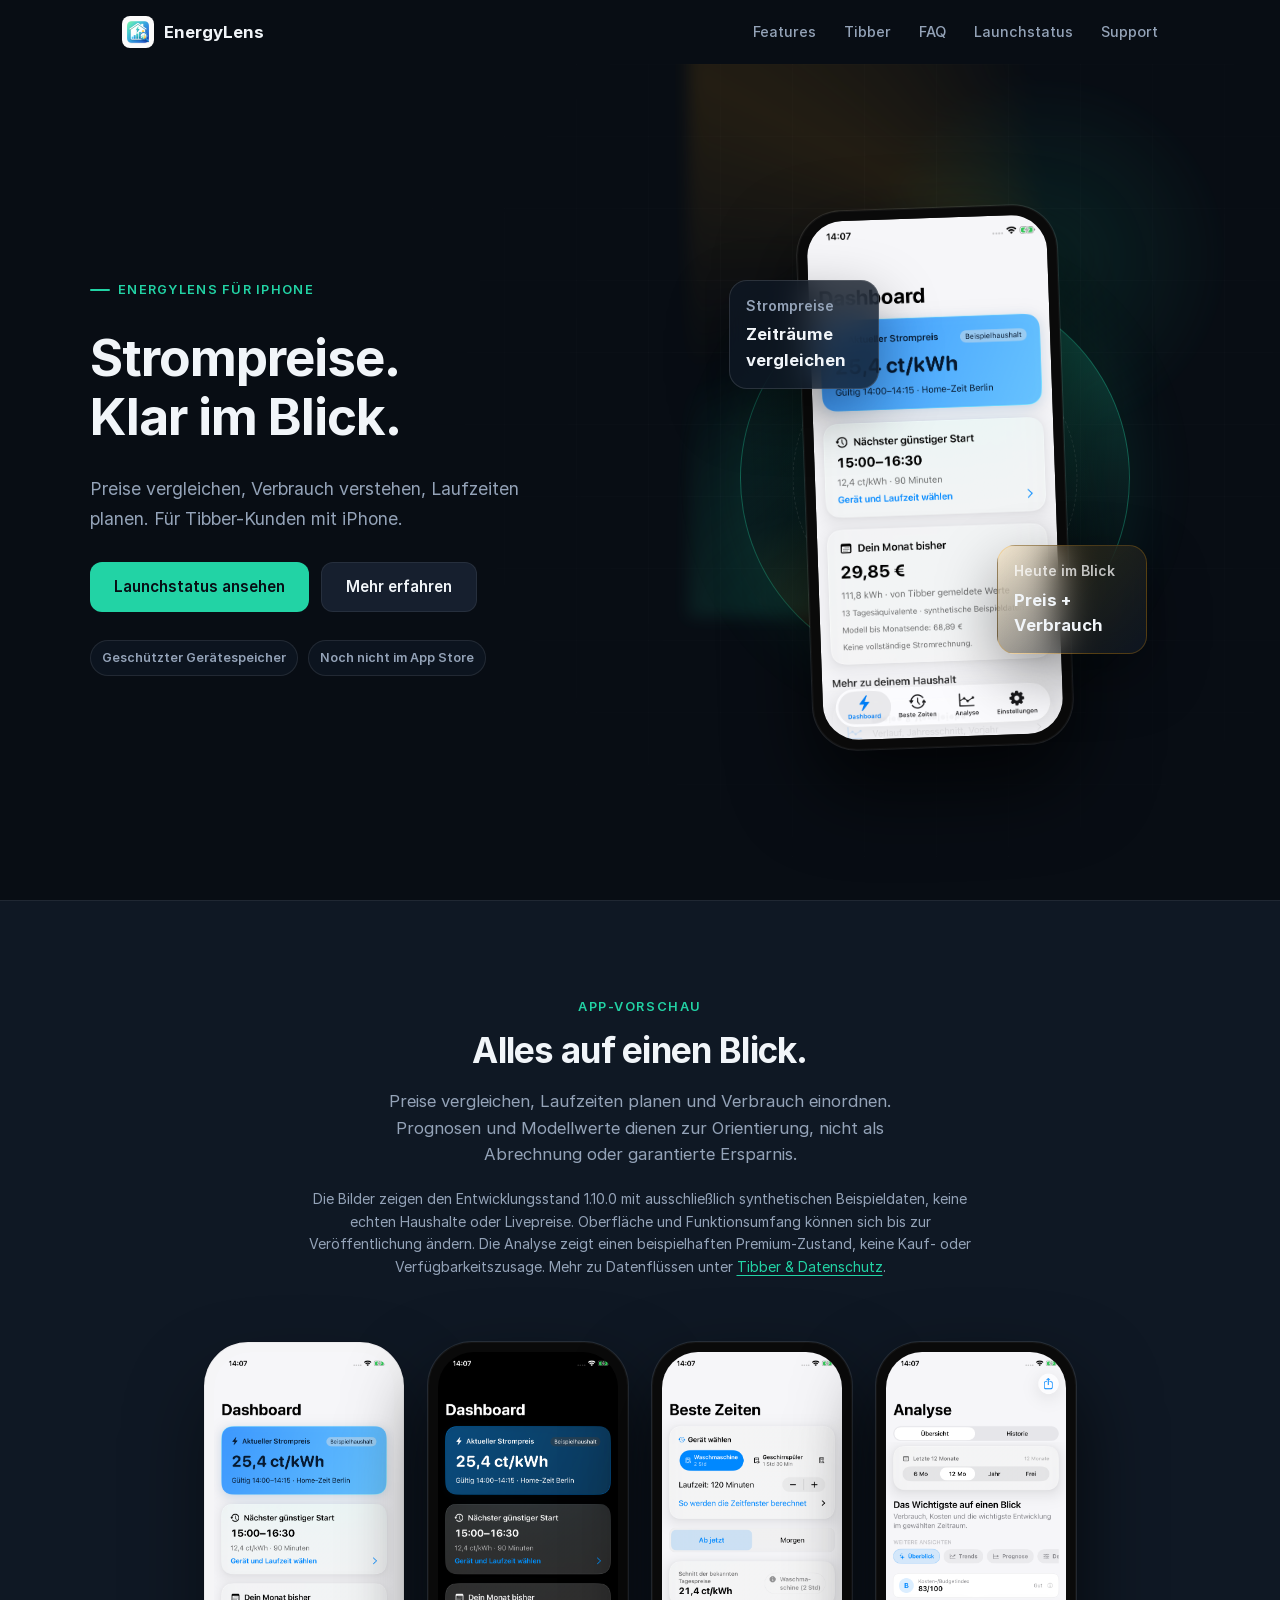
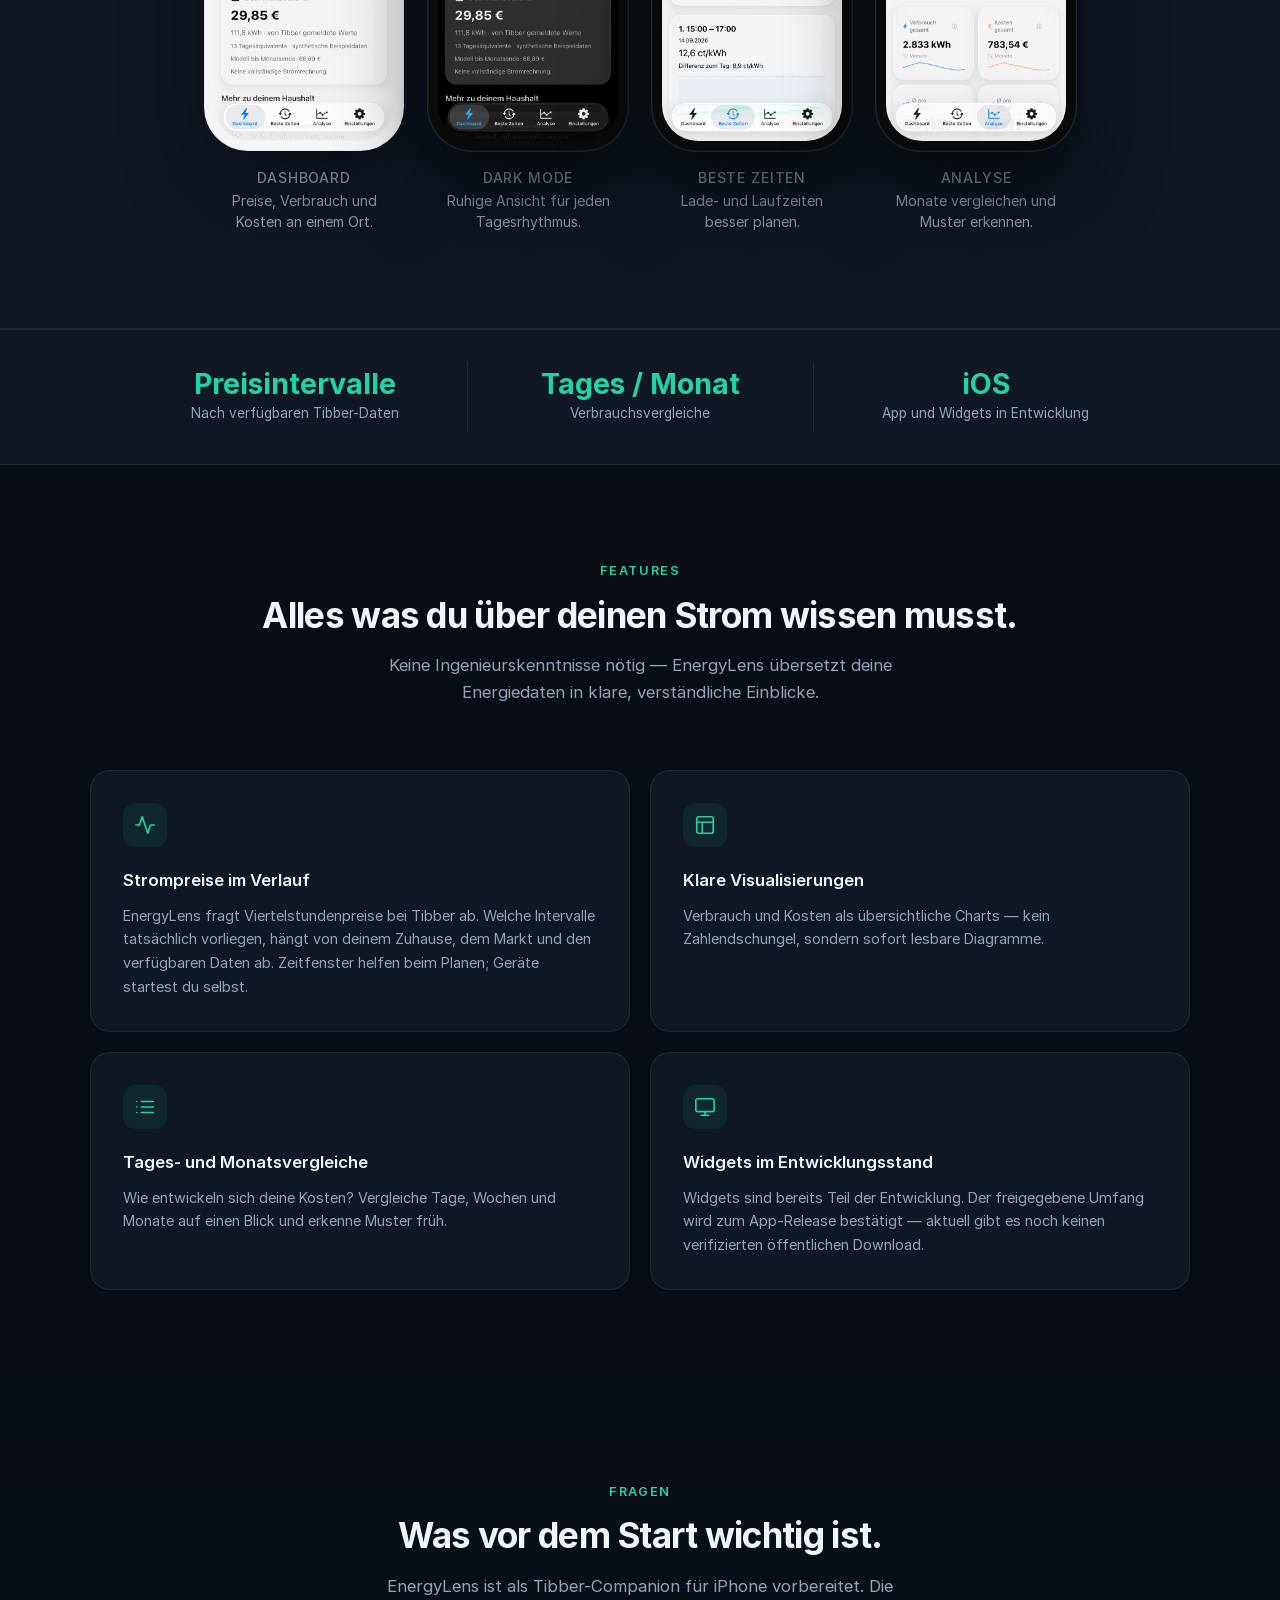
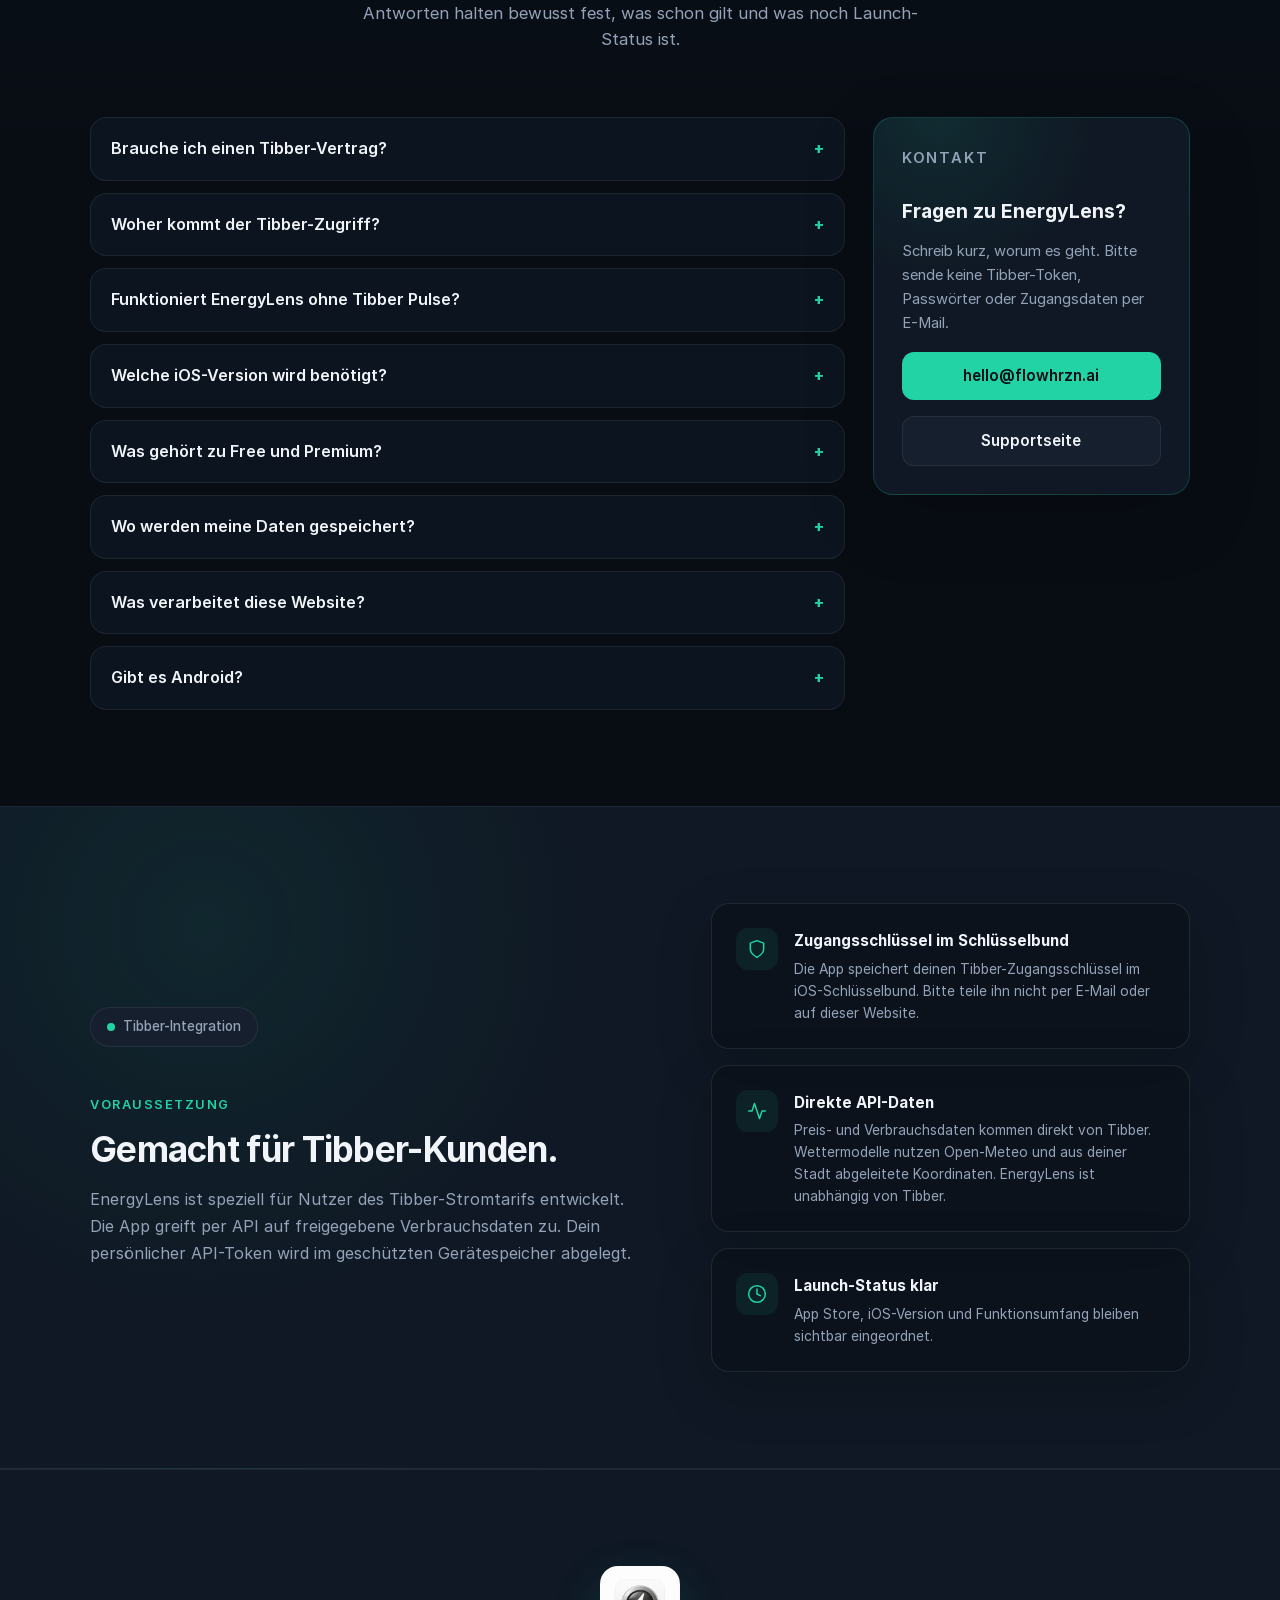
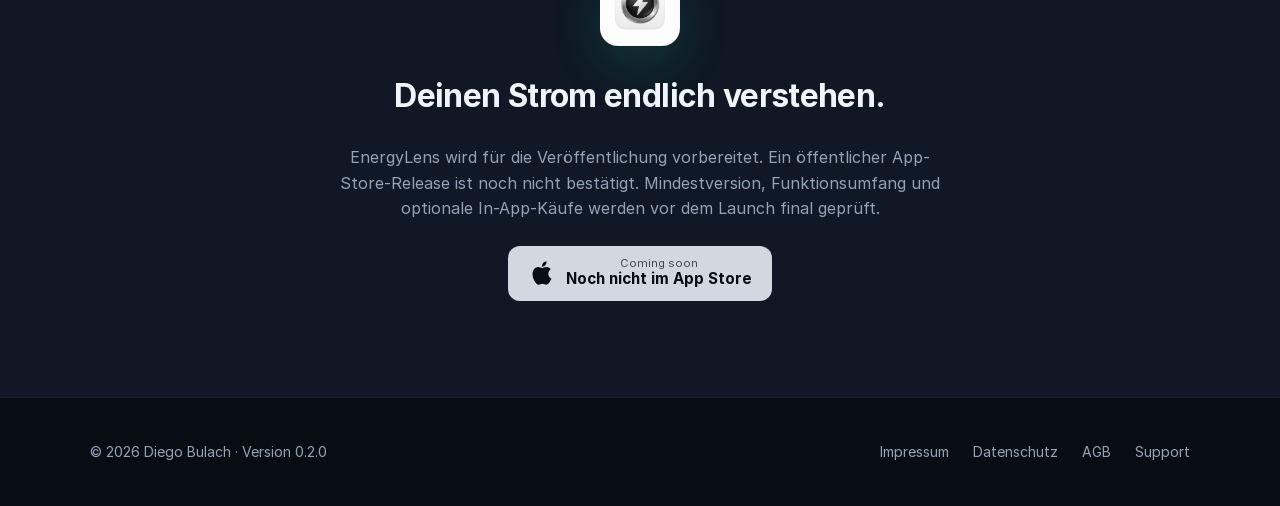
<file: site/index.html>
<!DOCTYPE html>
<html lang="de">
  <head>
    <meta charset="UTF-8" />
    <meta name="viewport" content="width=device-width, initial-scale=1.0" />
    <title>EnergyLens — Strompreise und Verbrauch verstehen</title>
    <meta name="description" content="EnergyLens bereitet Tibber-Strompreise, Verbrauch und Kosten verständlich auf. Die Preisintervalle hängen von den verfügbaren Daten ab. Die iPhone-App ist vor dem App-Store-Launch." />
    <meta name="robots" content="index, follow" />
    <link rel="canonical" href="https://energylens.app/" />
    <link rel="icon" href="./assets/images/app-icon-new.png" type="image/png" />
    <link rel="apple-touch-icon" sizes="180x180" href="/apple-touch-icon.png" />

    <meta property="og:type" content="website" />
    <meta property="og:url" content="https://energylens.app/" />
    <meta property="og:title" content="EnergyLens — Strompreise verstehen" />
    <meta property="og:description" content="Tibber-Strompreise, Verbrauch und Kosten verständlich aufbereitet. EnergyLens für iPhone ist noch nicht im App Store." />
    <meta property="og:locale" content="de_DE" />
    <meta property="og:image" content="https://energylens.app/assets/images/energylens-social-preview.png" />
    <meta property="og:image:width" content="1200" />
    <meta property="og:image:height" content="630" />
    <meta property="og:image:alt" content="EnergyLens: Strompreise klar im Blick. In Entwicklung, noch nicht im App Store." />
    <meta name="twitter:card" content="summary_large_image" />
    <meta name="twitter:title" content="EnergyLens — Strompreise verstehen" />
    <meta name="twitter:description" content="Tibber-Strompreise, Verbrauch und Kosten verständlich aufbereitet. EnergyLens für iPhone befindet sich vor dem App-Store-Launch." />
    <meta name="twitter:image" content="https://energylens.app/assets/images/energylens-social-preview.png" />

    <link rel="stylesheet" href="./assets/css/styles.css" />
  </head>
  <body>
    <a class="skip-link" href="#main-content">Zum Inhalt</a>
    <header class="site-nav" id="nav">
      <div class="site-nav__inner">
        <a class="nav-brand" href="./" aria-label="EnergyLens Startseite">
          <img src="./assets/images/app-icon-new.png" alt="EnergyLens Icon" />
          <span>EnergyLens</span>
        </a>
        <nav class="nav-links nav-links--desktop" aria-label="Hauptnavigation">
          <a href="#features">Features</a>
          <a href="#tibber">Tibber</a>
          <a href="#faq">FAQ</a>
          <a href="#launch-status">Launchstatus</a>
          <a href="./support.html">Support</a>
        </nav>
        <details class="mobile-menu">
          <summary>Menü</summary>
          <nav aria-label="Mobile Hauptnavigation">
            <a href="#features">Features</a>
            <a href="#tibber">Tibber</a>
            <a href="#faq">FAQ</a>
            <a href="#launch-status">Launchstatus</a>
            <a href="./support.html">Support</a>
          </nav>
        </details>
      </div>
    </header>

    <main id="main-content" tabindex="-1">
      <!-- Hero -->
      <section class="hero">
        <div class="hero-inner">
          <div class="hero-copy">
            <span class="hero-eyebrow">EnergyLens für iPhone</span>
            <h1>Strompreise.<br />Klar im Blick.</h1>
            <p class="hero-sub">
              Preise vergleichen, Verbrauch verstehen, Laufzeiten planen.
              Für Tibber-Kunden mit iPhone.
            </p>
            <div class="hero-actions">
              <a class="button button-primary" href="#launch-status">Launchstatus ansehen</a>
              <a class="button button-secondary" href="#features">Mehr erfahren</a>
            </div>
            <div class="hero-proof" aria-label="Produktvertrauen">
              <span>Geschützter Gerätespeicher</span>
              <span>Noch nicht im App Store</span>
            </div>
          </div>
          <div class="hero-visual">
            <div class="hero-device-stage">
              <div class="hero-meter-card hero-meter-card--price">
                <span>Strompreise</span>
                <strong>Zeiträume vergleichen</strong>
              </div>
              <div class="hero-meter-card hero-meter-card--saving">
                <span>Heute im Blick</span>
                <strong>Preis + Verbrauch</strong>
              </div>
              <div class="phone-frame hero-phone">
                <img class="phone-screenshot" src="./assets/images/screenshot-dashboard.png" alt="EnergyLens-Dashboard mit synthetischen Beispieldaten: aktueller Strompreis, günstiger Start und bisherige Monatswerte" />
              </div>
            </div>
          </div>
        </div>
      </section>

      <!-- App Preview -->
      <section class="section preview-section">
        <div class="section-inner">
          <div class="section-header reveal">
            <p class="section-kicker">App-Vorschau</p>
            <h2>Alles auf einen Blick.</h2>
            <p class="section-subtitle">Preise vergleichen, Laufzeiten planen und Verbrauch einordnen. Prognosen und Modellwerte dienen zur Orientierung, nicht als Abrechnung oder garantierte Ersparnis.</p>
            <p class="preview-note">Die Bilder zeigen den Entwicklungsstand 1.10.0 mit ausschließlich synthetischen Beispieldaten, keine echten Haushalte oder Livepreise. Oberfläche und Funktionsumfang können sich bis zur Veröffentlichung ändern. Die Analyse zeigt einen beispielhaften Premium-Zustand, keine Kauf- oder Verfügbarkeitszusage. Mehr zu Datenflüssen unter <a href="#tibber">Tibber &amp; Datenschutz</a>.</p>
          </div>
          <div class="preview-grid reveal">
            <div class="preview-item">
              <div class="phone-frame phone-light">
                <img class="phone-screenshot" src="./assets/images/screenshot-dashboard.png" alt="Dashboard im hellen Modus mit synthetischem Strompreis, Zeitfenster und Monatsverbrauch" />
              </div>
              <div class="preview-copy">
                <p class="preview-label">Dashboard</p>
                <span>Preise, Verbrauch und Kosten an einem Ort.</span>
              </div>
            </div>
            <div class="preview-item">
              <div class="phone-frame">
                <img class="phone-screenshot" src="./assets/images/screenshot-dashboard-dark.png" alt="Dashboard im dunklen Modus mit denselben synthetischen Preis- und Monatswerten" />
              </div>
              <div class="preview-copy">
                <p class="preview-label">Dark Mode</p>
                <span>Ruhige Ansicht für jeden Tagesrhythmus.</span>
              </div>
            </div>
            <div class="preview-item">
              <div class="phone-frame">
                <img class="phone-screenshot" src="./assets/images/screenshot-beste-zeiten.png" alt="Beste Zeiten mit synthetischem Preisfenster für eine Waschmaschine und 120 Minuten Laufzeit" />
              </div>
              <div class="preview-copy">
                <p class="preview-label">Beste Zeiten</p>
                <span>Lade- und Laufzeiten besser planen.</span>
              </div>
            </div>
            <div class="preview-item">
              <div class="phone-frame">
                <img class="phone-screenshot" src="./assets/images/screenshot-analyse.png" alt="Analyse im beispielhaften Premium-Zustand mit synthetischem Verbrauch und Kosten über zwölf Monate" />
              </div>
              <div class="preview-copy">
                <p class="preview-label">Analyse</p>
                <span>Monate vergleichen und Muster erkennen.</span>
              </div>
            </div>
          </div>
        </div>
      </section>

      <!-- Stats -->
      <div class="stats-bar">
        <div class="stats-bar__inner">
          <div class="stat-item">
            <span class="stat-number">Preisintervalle</span>
            <span class="stat-label">Nach verfügbaren Tibber-Daten</span>
          </div>
          <div class="stat-item">
            <span class="stat-number">Tages / Monat</span>
            <span class="stat-label">Verbrauchsvergleiche</span>
          </div>
          <div class="stat-item">
            <span class="stat-number">iOS</span>
            <span class="stat-label">App und Widgets in Entwicklung</span>
          </div>
        </div>
      </div>

      <!-- Features -->
      <section class="section" id="features">
        <div class="section-inner">
          <div class="section-header reveal">
            <p class="section-kicker">Features</p>
            <h2>Alles was du über deinen Strom wissen musst.</h2>
            <p class="section-subtitle">
              Keine Ingenieurskenntnisse nötig — EnergyLens übersetzt
              deine Energiedaten in klare, verständliche Einblicke.
            </p>
          </div>
          <div class="feature-grid">
            <article class="feature-card reveal">
              <div class="feature-icon">
                <svg viewBox="0 0 24 24"><polyline points="22 12 18 12 15 21 9 3 6 12 2 12"/></svg>
              </div>
              <h3>Strompreise im Verlauf</h3>
              <p>EnergyLens fragt Viertelstundenpreise bei Tibber ab. Welche Intervalle tatsächlich vorliegen, hängt von deinem Zuhause, dem Markt und den verfügbaren Daten ab. Zeitfenster helfen beim Planen; Geräte startest du selbst.</p>
            </article>
            <article class="feature-card reveal">
              <div class="feature-icon">
                <svg viewBox="0 0 24 24"><rect x="3" y="3" width="18" height="18" rx="2"/><path d="M3 9h18M9 21V9"/></svg>
              </div>
              <h3>Klare Visualisierungen</h3>
              <p>Verbrauch und Kosten als übersichtliche Charts — kein Zahlendschungel, sondern sofort lesbare Diagramme.</p>
            </article>
            <article class="feature-card reveal">
              <div class="feature-icon">
                <svg viewBox="0 0 24 24"><path d="M8 6h13M8 12h13M8 18h13M3 6h.01M3 12h.01M3 18h.01"/></svg>
              </div>
              <h3>Tages- und Monatsvergleiche</h3>
              <p>Wie entwickeln sich deine Kosten? Vergleiche Tage, Wochen und Monate auf einen Blick und erkenne Muster früh.</p>
            </article>
            <article class="feature-card reveal">
              <div class="feature-icon">
                <svg viewBox="0 0 24 24"><rect x="2" y="3" width="20" height="14" rx="2"/><path d="M8 21h8M12 17v4"/></svg>
              </div>
              <h3>Widgets im Entwicklungsstand</h3>
              <p>Widgets sind bereits Teil der Entwicklung. Der freigegebene Umfang wird zum App-Release bestätigt — aktuell gibt es noch keinen verifizierten öffentlichen Download.</p>
            </article>
          </div>
        </div>
      </section>

      <!-- FAQ -->
      <section class="section faq-section" id="faq">
        <div class="section-inner">
          <div class="section-header reveal">
            <p class="section-kicker">Fragen</p>
            <h2>Was vor dem Start wichtig ist.</h2>
            <p class="section-subtitle">
              EnergyLens ist als Tibber-Companion für iPhone vorbereitet. Die Antworten halten bewusst fest, was schon gilt und was noch Launch-Status ist.
            </p>
          </div>
          <div class="faq-layout">
            <div class="faq-list reveal">
              <details>
                <summary>Brauche ich einen Tibber-Vertrag?</summary>
                <p>Ja. EnergyLens ist für Tibber-Kunden gedacht und nutzt die von Tibber bereitgestellten Preis- und Verbrauchsdaten.</p>
              </details>
              <details>
                <summary>Woher kommt der Tibber-Zugriff?</summary>
                <p>Die App arbeitet mit einem persönlichen Tibber Access Token. Dieser wird in der App eingegeben und im geschützten Speicher des Geräts abgelegt.</p>
              </details>
              <details>
                <summary>Funktioniert EnergyLens ohne Tibber Pulse?</summary>
                <p>Ja, für verfügbare Verlaufsdaten und Basis-Auswertungen. Live-Verbrauchswerte benötigen passende Pulse-Daten deines Tibber-Zuhauses. Ohne diese nutzt die App verfügbare Verlaufsdaten und Schätzungen; eine Schätzung ist kein Messwert.</p>
              </details>
              <details>
                <summary>Welche iOS-Version wird benötigt?</summary>
                <p>Die finale Mindestversion wird vor dem App-Store-Start mit dem aktuellen iOS-Build abgeglichen und erst dann verbindlich genannt.</p>
              </details>
              <details>
                <summary>Was gehört zu Free und Premium?</summary>
                <p>Für den kostenlosen Umfang sind Dashboard, Beste Zeiten, Basisvergleiche, Standard-Widgets und lokale Alarme vorgesehen. Premium soll vertiefte Analysen, Prognosen und erweiterte Berichte ergänzen. Preise und endgültiger Umfang werden erst mit verifiziertem Store-Stand bestätigt.</p>
              </details>
              <details>
                <summary>Wo werden meine Daten gespeichert?</summary>
                <p>Verbrauchsdaten werden standardmäßig lokal gespeichert; der Tibber-Zugangsschlüssel liegt im iOS-Schlüsselbund. Die App ruft Energiedaten direkt bei Tibber ab. Für verfügbare Wettermodelle werden aus der Stadt deines Tibber-Zuhauses abgeleitete Koordinaten an Open-Meteo gesendet — ohne deinen Tibber-Zugangsschlüssel.</p>
                <p>Die Aktivierung des optionalen iCloud-Abgleichs ist im aktuellen Entwicklungsstand vorübergehend deaktiviert. Bereits vorhandene Einstellungen werden überarbeitet; deshalb gilt keine pauschale Zusage, dass sämtliche Daten ausschließlich auf dem Gerät bleiben.</p>
              </details>
              <details>
                <summary>Was verarbeitet diese Website?</summary>
                <p>Diese statische Website verbindet sich nicht mit deinem Tibber-Konto und fragt keinen Zugangsschlüssel ab. Schriften und Bilder werden von der Website selbst geladen; der Seiten-Code bindet keine Analyse-Tracker ein. Beim Aufruf und bei Kontakt per E-Mail können beim jeweiligen Anbieter Verbindungs- und Kontaktdaten anfallen. Details stehen in der <a href="https://flowhrzn.ai/legal/datenschutz.html">Datenschutzerklärung</a>.</p>
              </details>
              <details>
                <summary>Gibt es Android?</summary>
                <p>Der aktuelle Fokus liegt auf iOS. Android ist eine mögliche spätere Richtung, aber kein aktuelles Launch-Versprechen.</p>
              </details>
            </div>
            <aside class="contact-panel reveal" aria-labelledby="contact-title">
              <p class="section-kicker">Kontakt</p>
              <h3 id="contact-title">Fragen zu EnergyLens?</h3>
                <p>Schreib kurz, worum es geht. Bitte sende keine Tibber-Token, Passwörter oder Zugangsdaten per E-Mail.</p>
              <a class="button button-primary" href="mailto:hello@flowhrzn.ai?subject=EnergyLens%20Support" rel="noopener">hello@flowhrzn.ai</a>
              <a class="button button-secondary" href="./support.html">Supportseite</a>
            </aside>
          </div>
        </div>
      </section>

      <!-- Tibber Integration -->
      <section class="section trust-section" id="tibber">
        <div class="section-inner">
          <div class="trust-layout">
            <div class="reveal">
              <div class="integration-badge">
                <span class="dot"></span>
                Tibber-Integration
              </div>
              <p class="section-kicker">Voraussetzung</p>
              <h2>Gemacht für Tibber-Kunden.</h2>
              <p class="trust-copy">
                EnergyLens ist speziell für Nutzer des Tibber-Stromtarifs entwickelt.
                Die App greift per API auf freigegebene Verbrauchsdaten zu. Dein
                persönlicher API-Token wird im geschützten Gerätespeicher abgelegt.
              </p>
            </div>
            <div class="trust-card-stack reveal">
              <div class="trust-card">
                <div class="trust-icon">
                  <svg width="20" height="20" viewBox="0 0 24 24" fill="none" stroke="var(--accent)" stroke-width="1.8" stroke-linecap="round" stroke-linejoin="round"><path d="M12 22s8-4 8-10V5l-8-3-8 3v7c0 6 8 10 8 10z"/></svg>
                </div>
                <div>
                  <strong>Zugangsschlüssel im Schlüsselbund</strong>
                  <p>Die App speichert deinen Tibber-Zugangsschlüssel im iOS-Schlüsselbund. Bitte teile ihn nicht per E-Mail oder auf dieser Website.</p>
                </div>
              </div>
              <div class="trust-card">
                <div class="trust-icon">
                  <svg width="20" height="20" viewBox="0 0 24 24" fill="none" stroke="var(--accent)" stroke-width="1.8" stroke-linecap="round" stroke-linejoin="round"><polyline points="22 12 18 12 15 21 9 3 6 12 2 12"/></svg>
                </div>
                <div>
                  <strong>Direkte API-Daten</strong>
                  <p>Preis- und Verbrauchsdaten kommen direkt von Tibber. Wettermodelle nutzen Open-Meteo und aus deiner Stadt abgeleitete Koordinaten. EnergyLens ist unabhängig von Tibber.</p>
                </div>
              </div>
              <div class="trust-card">
                <div class="trust-icon">
                  <svg width="20" height="20" viewBox="0 0 24 24" fill="none" stroke="var(--accent)" stroke-width="1.8" stroke-linecap="round" stroke-linejoin="round"><circle cx="12" cy="12" r="10"/><polyline points="12 6 12 12 16 14"/></svg>
                </div>
                <div>
                  <strong>Launch-Status klar</strong>
                  <p>App Store, iOS-Version und Funktionsumfang bleiben sichtbar eingeordnet.</p>
                </div>
              </div>
            </div>
          </div>
        </div>
      </section>

      <!-- CTA -->
      <section class="cta-section" id="launch-status">
        <div class="cta-inner reveal">
          <img class="cta-icon" src="./assets/images/app-icon.png" alt="EnergyLens" />
          <h2>Deinen Strom endlich verstehen.</h2>
          <p>EnergyLens wird für die Veröffentlichung vorbereitet. Ein öffentlicher App-Store-Release ist noch nicht bestätigt. Mindestversion, Funktionsumfang und optionale In-App-Käufe werden vor dem Launch final geprüft.</p>
          <span class="app-store-btn app-store-btn--disabled" role="status" aria-label="EnergyLens ist noch nicht im App Store">
            <svg width="28" height="28" viewBox="0 0 24 24" fill="currentColor" aria-hidden="true">
              <path d="M18.71 19.5c-.83 1.24-1.71 2.45-3.05 2.47-1.34.03-1.77-.79-3.29-.79-1.53 0-2 .77-3.27.82-1.31.05-2.3-1.32-3.14-2.53C4.25 17 2.94 12.45 4.7 9.39c.87-1.52 2.43-2.48 4.12-2.51 1.28-.02 2.5.87 3.29.87.78 0 2.26-1.07 3.8-.91.65.03 2.47.26 3.64 1.98-.09.06-2.17 1.28-2.15 3.81.03 3.02 2.65 4.03 2.68 4.04-.03.07-.42 1.44-1.38 2.83M13 3.5c.73-.83 1.94-1.46 2.94-1.5.13 1.17-.34 2.35-1.04 3.19-.69.85-1.83 1.51-2.95 1.42-.15-1.15.41-2.35 1.05-3.11z"/>
            </svg>
            <div class="btn-label">
              <span class="btn-sub">Coming soon</span>
              <span class="btn-main">Noch nicht im App Store</span>
            </div>
          </span>
        </div>
      </section>
    </main>

    <footer class="site-footer">
      <div class="site-footer__inner">
        <span class="footer-brand">© 2026 Diego Bulach · Version 0.2.0</span>
        <nav class="footer-links" aria-label="Rechtliches">
          <a href="https://flowhrzn.ai/legal/impressum.html">Impressum</a>
          <a href="https://flowhrzn.ai/legal/datenschutz.html">Datenschutz</a>
          <a href="https://flowhrzn.ai/legal/agb.html">AGB</a>
          <a href="./support.html">Support</a>
        </nav>
      </div>
    </footer>

    <script>
      const nav = document.getElementById('nav');
      window.addEventListener('scroll', () => {
        nav.classList.toggle('scrolled', window.scrollY > 32);
      }, { passive: true });

      const menu = document.querySelector('.mobile-menu');
      const menuToggle = menu.querySelector('summary');
      document.addEventListener('keydown', event => {
        if (event.key === 'Escape' && menu.open) {
          menu.open = false;
          menuToggle.focus();
          event.preventDefault();
        }
      });
      menu.querySelectorAll('a').forEach(link => link.addEventListener('click', () => {
        menu.open = false;
        if (link.hash) {
          const target = document.getElementById(link.hash.slice(1));
          if (target) {
            target.tabIndex = -1;
            target.focus({ preventScroll: true });
          }
        }
      }));
      window.matchMedia('(min-width: 769px)').addEventListener('change', event => {
        if (event.matches) {
          const focusWasInside = menu.contains(document.activeElement);
          menu.open = false;
          if (focusWasInside) document.querySelector('.nav-links--desktop a').focus();
        }
      });

      // Product copy remains independent of images, including cached failures.
      document.querySelectorAll('.phone-screenshot').forEach(img => {
        const showFallback = () => {
          if (img.hidden) return;
          img.hidden = true;
          const fallback = document.createElement('p');
          fallback.className = 'image-fallback';
          fallback.textContent = 'Produktvorschau nicht verfügbar. Die Funktionen sind im Text darunter beschrieben.';
          img.parentElement.append(fallback);
        };
        img.addEventListener('error', showFallback);
        if (img.complete && img.naturalWidth === 0) showFallback();
      });

      // Content is visible by default. Animation is never a loading gate.
      if (!window.matchMedia('(prefers-reduced-motion: reduce)').matches &&
          'IntersectionObserver' in window) {
        try {
          const observer = new IntersectionObserver(entries => entries.forEach(entry => {
            if (entry.isIntersecting) {
              entry.target.classList.add('is-visible');
              observer.unobserve(entry.target);
            }
          }), { threshold: 0.1 });
          document.querySelectorAll('.reveal').forEach(element => observer.observe(element));
        } catch (_) {
          // Unsupported/failed observers must not affect readability.
        }
      }
    </script>
  </body>
</html>
</file>
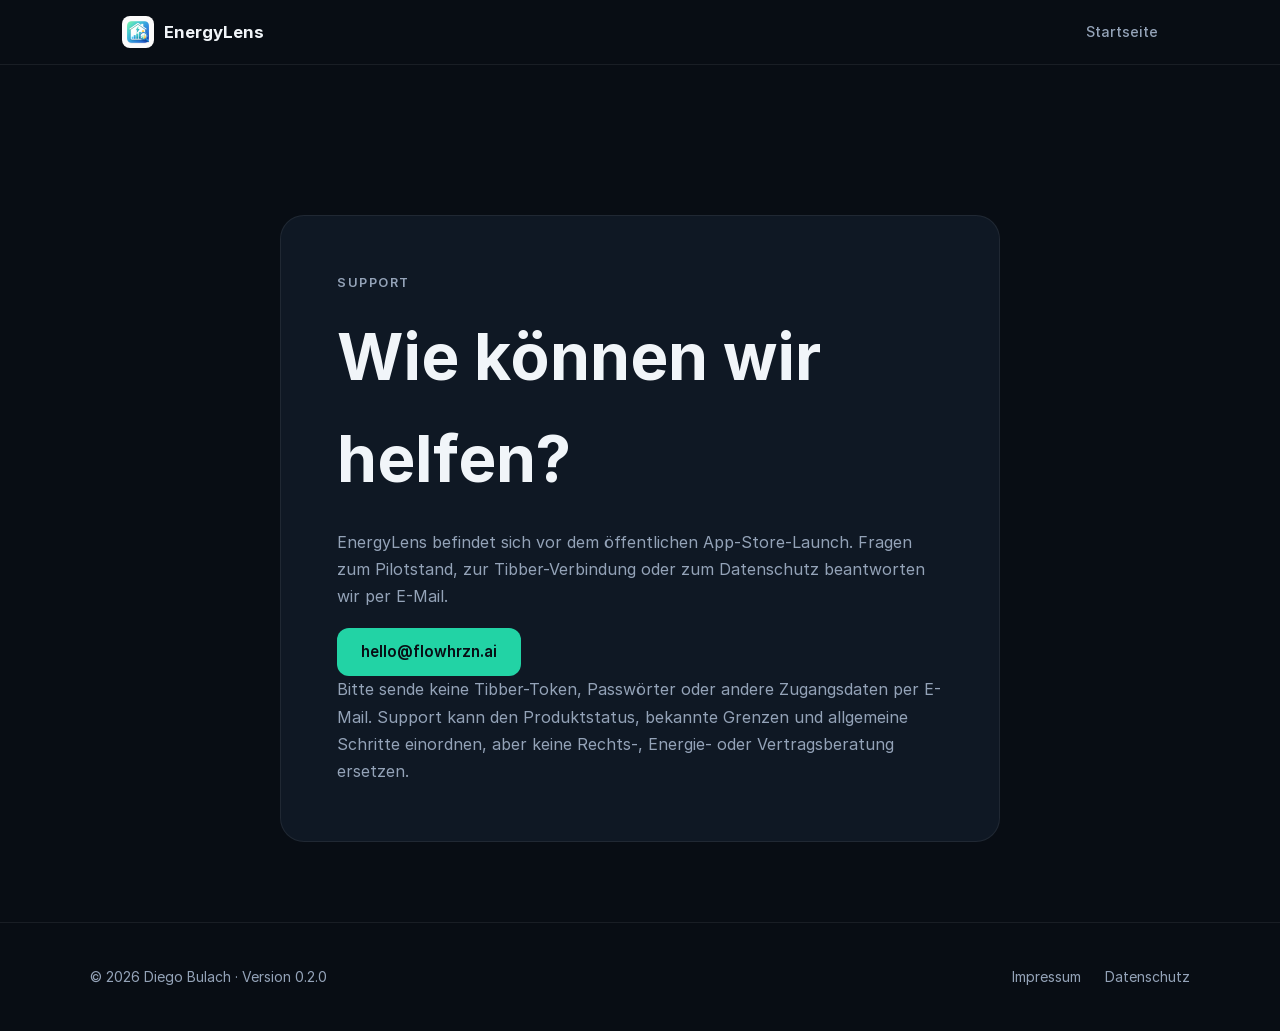
<file: site/support.html>
<!DOCTYPE html>
<html lang="de">
  <head>
    <meta charset="UTF-8" />
    <meta name="viewport" content="width=device-width, initial-scale=1.0" />
    <title>EnergyLens Support</title>
    <meta name="description" content="Support und Kontakt für EnergyLens." />
    <meta name="robots" content="index, follow" />
    <link rel="canonical" href="https://energylens.app/support.html" />
    <link rel="icon" href="./assets/images/app-icon-new.png" type="image/png" />
    <link rel="stylesheet" href="./assets/css/styles.css" />
  </head>
  <body>
    <a class="skip-link" href="#main-content">Zum Inhalt</a>
    <header class="site-nav scrolled">
      <div class="site-nav__inner">
        <a class="nav-brand" href="./" aria-label="Zur EnergyLens Startseite">
          <img src="./assets/images/app-icon-new.png" alt="EnergyLens Icon" />
          <span>EnergyLens</span>
        </a>
        <nav class="nav-links" aria-label="Seitennavigation"><a href="./">Startseite</a></nav>
      </div>
    </header>
    <main class="support-page" id="main-content" tabindex="-1">
      <section class="support-card">
        <p class="section-kicker">Support</p>
        <h1>Wie können wir helfen?</h1>
        <p>EnergyLens befindet sich vor dem öffentlichen App-Store-Launch. Fragen zum Pilotstand, zur Tibber-Verbindung oder zum Datenschutz beantworten wir per E-Mail.</p>
        <a class="button button-primary" href="mailto:hello@flowhrzn.ai?subject=EnergyLens%20Support">hello@flowhrzn.ai</a>
        <p>Bitte sende keine Tibber-Token, Passwörter oder andere Zugangsdaten per E-Mail. Support kann den Produktstatus, bekannte Grenzen und allgemeine Schritte einordnen, aber keine Rechts-, Energie- oder Vertragsberatung ersetzen.</p>
      </section>
    </main>
    <footer class="site-footer">
      <div class="site-footer__inner">
        <span class="footer-brand">© 2026 Diego Bulach · Version 0.2.0</span>
        <nav class="footer-links" aria-label="Rechtliches">
          <a href="https://flowhrzn.ai/legal/impressum.html">Impressum</a>
          <a href="https://flowhrzn.ai/legal/datenschutz.html">Datenschutz</a>
        </nav>
      </div>
    </footer>
  </body>
</html>
</file>
<file: site/assets/css/styles.css>
@font-face { font-family: 'Inter'; src: url('../fonts/Inter-Regular.woff2') format('woff2'); font-weight: 400; font-display: swap; }
@font-face { font-family: 'Inter'; src: url('../fonts/Inter-Medium.woff2') format('woff2'); font-weight: 500; font-display: swap; }
@font-face { font-family: 'Inter'; src: url('../fonts/Inter-SemiBold.woff2') format('woff2'); font-weight: 600; font-display: swap; }
@font-face { font-family: 'Inter'; src: url('../fonts/Inter-Bold.woff2') format('woff2'); font-weight: 700; font-display: swap; }

*, *::before, *::after { box-sizing: border-box; margin: 0; padding: 0; }

:root {
  --bg:        #080d14;
  --surface:   #0f1824;
  --surface-2: #161f2e;
  --border:    rgba(255,255,255,0.07);
  --text:      #f1f5f9;
  --text-2:    #94a3b8;
  --muted:     #475569;
  --accent:    #22d3a5;
  --accent-dk: #16a37e;
  --accent-bg: rgba(34,211,165,0.08);
  --accent-line: rgba(34,211,165,0.36);
  --warm:      #f59e0b;
  --warm-bg:   rgba(245,158,11,0.12);
  --font: 'Inter', system-ui, -apple-system, sans-serif;
}

html { scroll-behavior: smooth; }
[id] { scroll-margin-top: 6rem; }
a, summary, button { -webkit-tap-highlight-color: transparent; }
:focus-visible { outline: 3px solid var(--accent); outline-offset: 5px; }
.skip-link { position: fixed; top: 8px; left: 12px; z-index: 110; padding: 12px 18px; background: var(--text); color: var(--bg); transform: translateY(-180%); }
.skip-link:focus { transform: none; }

body {
  background: var(--bg);
  color: var(--text);
  font-family: var(--font);
  font-size: 1rem;
  line-height: 1.6;
  -webkit-font-smoothing: antialiased;
  overflow-wrap: anywhere;
  hyphens: auto;
}

/* ── Nav ── */
.site-nav {
  position: sticky;
  top: 0; left: 0; right: 0;
  z-index: 100;
  background: var(--bg);
  transition: background 0.3s, border-color 0.3s;
}
.site-nav.scrolled {
  background: var(--bg);
  border-bottom: 1px solid var(--border);
}
.site-nav__inner {
  max-width: 1100px;
  margin: 0 auto;
  padding: 0 32px;
  min-height: 64px;
  display: flex;
  align-items: center;
  justify-content: space-between;
}
.nav-brand {
  min-width: 0;
  display: flex;
  align-items: center;
  gap: 10px;
  text-decoration: none;
}
.nav-brand img { width: 32px; height: 32px; border-radius: 8px; }
.nav-brand span { font-weight: 700; font-size: 1.05rem; color: var(--text); }
.nav-brand span { overflow-wrap: anywhere; }
.nav-links {
  display: flex;
  align-items: center;
  gap: 28px;
}
.nav-links a {
  display: inline-flex;
  align-items: center;
  min-height: 44px;
  text-decoration: none;
  font-size: 0.9rem;
  font-weight: 500;
  color: var(--text-2);
  transition: color 0.2s;
}
.nav-links a:hover { color: var(--text); }
.mobile-menu { display: none; }
.mobile-menu summary { cursor: pointer; min-height: 44px; min-width: 72px; padding: 10px 12px; color: var(--text); border: 1px solid var(--border); border-radius: 10px; }
.mobile-menu nav { position: absolute; top: 100%; left: 20px; right: 20px; padding: 8px; max-height: calc(100dvh - 110px); overflow-y: auto; background: var(--surface); border: 1px solid var(--border); border-radius: 12px; box-shadow: 0 12px 30px #0008; }
.mobile-menu nav a { display: block; min-height: 44px; padding: 12px; color: var(--text); text-decoration: none; border-radius: 8px; }
.mobile-menu nav a:hover { background: var(--surface-2); }

/* ── Buttons ── */
.button {
  max-width: 100%;
  display: inline-flex;
  align-items: center;
  gap: 8px;
  padding: 12px 24px;
  border-radius: 12px;
  font-weight: 600;
  font-size: 0.95rem;
  text-decoration: none;
  border: none;
  cursor: pointer;
  transition: all 0.2s;
}
.button-primary {
  background: var(--accent);
  color: #080d14;
}
.button-primary:hover { background: var(--accent-dk); transform: translateY(-1px); }
.button-secondary {
  background: var(--surface-2);
  color: var(--text);
  border: 1px solid var(--border);
}
.button-secondary:hover { border-color: rgba(255,255,255,0.15); transform: translateY(-1px); }

/* ── Hero ── */
.hero {
  min-height: calc(100vh - 64px);
  display: flex;
  align-items: center;
  position: relative;
  overflow: hidden;
  padding: 56px 32px 64px;
}
.hero::before {
  content: '';
  position: absolute;
  inset: -20% -10% auto auto;
  width: min(720px, 80vw);
  aspect-ratio: 1;
  background:
    radial-gradient(circle at 50% 50%, rgba(34,211,165,0.16), transparent 36%),
    conic-gradient(from 165deg, transparent 0deg, rgba(34,211,165,0.22) 44deg, transparent 86deg, rgba(245,158,11,0.16) 132deg, transparent 190deg);
  filter: blur(8px);
  opacity: 0.72;
  pointer-events: none;
}
.hero::after {
  content: '';
  position: absolute;
  inset: 0;
  background:
    linear-gradient(rgba(255,255,255,0.025) 1px, transparent 1px),
    linear-gradient(90deg, rgba(255,255,255,0.025) 1px, transparent 1px);
  background-size: 72px 72px;
  mask-image: radial-gradient(circle at 72% 40%, black 0%, transparent 58%);
  pointer-events: none;
}
.hero-glow {
  position: absolute;
  top: -200px; left: 50%;
  transform: translateX(-50%);
  width: 800px; height: 600px;
  background: radial-gradient(ellipse at center, rgba(34,211,165,0.12) 0%, transparent 70%);
  pointer-events: none;
}
.hero-inner {
  max-width: 1100px;
  margin: 0 auto;
  display: grid;
  grid-template-columns: 1fr 1fr;
  gap: 80px;
  align-items: center;
  width: 100%;
  position: relative;
  z-index: 1;
}
.hero-copy { display: flex; flex-direction: column; gap: 28px; }
.hero-copy, .hero-visual { min-width: 0; }
.hero-eyebrow {
  display: inline-flex;
  align-items: center;
  gap: 8px;
  font-size: 0.8rem;
  font-weight: 600;
  letter-spacing: 0.1em;
  text-transform: uppercase;
  color: var(--accent);
}
.hero-eyebrow::before {
  content: '';
  width: 20px; height: 2px;
  background: var(--accent);
  border-radius: 2px;
}
.hero h1 {
  font-size: clamp(2.2rem, 4vw, 3.2rem);
  font-weight: 700;
  line-height: 1.15;
  letter-spacing: -0.02em;
}
.hero h1 em {
  font-style: normal;
  color: var(--accent);
}
.hero-sub {
  font-size: 1.1rem;
  color: var(--text-2);
  line-height: 1.7;
  max-width: 480px;
}
.hero-actions { display: flex; gap: 12px; flex-wrap: wrap; }

.hero-proof {
  display: flex;
  flex-wrap: wrap;
  gap: 10px;
  max-width: 520px;
}
.hero-proof span {
  display: inline-flex;
  align-items: center;
  min-height: 34px;
  padding: 7px 11px;
  border: 1px solid rgba(255,255,255,0.09);
  border-radius: 999px;
  background: rgba(15,24,36,0.72);
  color: var(--text-2);
  font-size: 0.78rem;
  font-weight: 600;
}

.app-store-btn {
  max-width: 100%;
  display: inline-flex;
  align-items: center;
  gap: 10px;
  background: var(--text);
  color: var(--bg);
  padding: 12px 20px;
  border-radius: 12px;
  text-decoration: none;
  transition: all 0.2s;
}
.app-store-btn:hover { transform: translateY(-1px); opacity: 0.9; }
.app-store-btn--disabled {
  cursor: default;
  background: color-mix(in srgb, var(--text) 82%, var(--muted));
}
.app-store-btn--disabled:hover { transform: none; opacity: 1; }
.app-store-btn .btn-label { display: flex; flex-direction: column; }
.app-store-btn .btn-sub { font-size: 0.7rem; font-weight: 400; opacity: 0.7; line-height: 1; }
.app-store-btn .btn-main { font-size: 0.95rem; font-weight: 700; line-height: 1.3; }

.support-page {
  min-height: calc(100vh - 150px);
  padding: 150px 24px 80px;
}
.support-card {
  width: min(720px, 100%);
  margin: 0 auto;
  padding: clamp(28px, 5vw, 56px);
  border: 1px solid var(--border);
  border-radius: 24px;
  background: var(--surface);
}
.support-card .button { overflow-wrap: anywhere; }
.support-card h1 { margin: 12px 0 18px; font-size: clamp(2.2rem, 6vw, 4rem); }
.support-card p { color: var(--text-2); line-height: 1.7; }
.support-card .button { margin-top: 18px; }

.hero-visual {
  display: flex;
  justify-content: center;
  align-items: center;
  position: relative;
}
.hero-device-stage {
  position: relative;
  width: min(420px, 100%);
  min-height: 560px;
  display: flex;
  align-items: center;
  justify-content: center;
}
.hero-device-stage::before,
.hero-device-stage::after {
  content: '';
  position: absolute;
  inset: 50% auto auto 50%;
  transform: translate(-50%, -50%);
  border-radius: 50%;
  pointer-events: none;
}
.hero-device-stage::before {
  width: 390px;
  aspect-ratio: 1;
  border: 1px solid var(--accent-line);
  background:
    radial-gradient(circle at 50% 50%, rgba(34,211,165,0.12), transparent 57%),
    conic-gradient(from 24deg, rgba(34,211,165,0.32), transparent 28%, rgba(245,158,11,0.18), transparent 64%, rgba(34,211,165,0.24));
  box-shadow: 0 0 70px rgba(34,211,165,0.12);
}
.hero-device-stage::after {
  width: 285px;
  aspect-ratio: 1;
  border: 1px dashed rgba(255,255,255,0.12);
}
.hero-phone {
  width: 282px;
  transform: rotate(-2deg);
}
.hero-meter-card {
  position: absolute;
  z-index: 3;
  width: 150px;
  padding: 14px 16px;
  border: 1px solid rgba(255,255,255,0.12);
  border-radius: 18px;
  background: rgba(15,24,36,0.78);
  backdrop-filter: blur(18px);
  -webkit-backdrop-filter: blur(18px);
  box-shadow: 0 22px 60px rgba(0,0,0,0.36);
}
.hero-meter-card span {
  display: block;
  color: var(--text-2);
  font-size: 0.875rem;
  font-weight: 600;
  margin-bottom: 5px;
}
.hero-meter-card strong {
  color: var(--text);
  font-size: 1.05rem;
  line-height: 1.25;
}
.hero-meter-card--price {
  top: 82px;
  left: 4px;
}
.hero-meter-card--saving {
  right: -2px;
  bottom: 104px;
  border-color: rgba(245,158,11,0.24);
  background: linear-gradient(135deg, rgba(245,158,11,0.16), rgba(15,24,36,0.82));
}
.hero-meter-card--saving span {
  color: rgba(255,255,255,0.72);
}
.phone-mockup {
  position: relative;
  display: flex;
  justify-content: center;
}
.phone-glow {
  position: absolute;
  top: 10%; left: 50%;
  transform: translateX(-50%);
  width: 300px; height: 400px;
  background: radial-gradient(ellipse at center, rgba(34,211,165,0.18) 0%, transparent 70%);
  pointer-events: none;
  animation: pulse-glow 3s ease-in-out infinite;
}
@keyframes pulse-glow {
  0%, 100% { opacity: 0.6; }
  50% { opacity: 1; }
}
.phone-frame {
  position: relative;
  z-index: 1;
  width: 260px;
  background: #0a0a0a;
  border-radius: 44px;
  padding: 10px;
  box-shadow:
    0 0 0 1px rgba(255,255,255,0.1),
    0 40px 80px rgba(0,0,0,0.7),
    inset 0 0 0 1px rgba(255,255,255,0.04);
}
.phone-screenshot {
  width: 100%;
  border-radius: 36px;
  display: block;
}
.phone-screenshot[hidden] { display: none; }
.image-fallback { padding: 24px 12px; color: var(--text); background: var(--surface); border-radius: 24px; font-size: 1rem; }

/* ── App Preview ── */
.preview-section {
  padding-top: 0;
  background: var(--surface);
  border-top: 1px solid var(--border);
  border-bottom: 1px solid var(--border);
}
.preview-grid {
  display: flex;
  justify-content: center;
  gap: 24px;
  flex-wrap: wrap;
}
.preview-item {
  display: flex;
  flex-direction: column;
  align-items: center;
  gap: 16px;
}
.preview-item .phone-frame {
  width: 200px;
}
.phone-light {
  background: #f5f5f7;
  box-shadow:
    0 0 0 1px rgba(0,0,0,0.1),
    0 40px 80px rgba(0,0,0,0.4),
    inset 0 0 0 1px rgba(0,0,0,0.04);
}
.preview-label {
  font-size: 0.875rem;
  font-weight: 500;
  color: var(--text-2);
  letter-spacing: 0.06em;
  text-transform: uppercase;
}
.preview-copy {
  text-align: center;
  max-width: 180px;
}
.preview-copy span {
  display: block;
  color: var(--text-2);
  font-size: 0.875rem;
  line-height: 1.5;
}
.preview-note { max-width: 680px; margin: 20px auto 0; color: var(--text-2); font-size: 0.875rem; }
.preview-note a, .faq-list a { color: var(--accent); text-underline-offset: 3px; }

/* ── Stats bar ── */
.stats-bar {
  background: var(--surface);
  border-top: 1px solid var(--border);
  border-bottom: 1px solid var(--border);
}
.stats-bar__inner {
  max-width: 1100px;
  margin: 0 auto;
  padding: 32px;
  display: grid;
  grid-template-columns: repeat(3, 1fr);
  gap: 0;
}
.stat-item {
  display: flex;
  flex-direction: column;
  align-items: center;
  gap: 4px;
  padding: 8px 0;
}
.stat-item + .stat-item {
  border-left: 1px solid var(--border);
}
.stat-number {
  font-size: 1.8rem;
  font-weight: 700;
  color: var(--accent);
  line-height: 1;
}
.stat-label {
  font-size: 0.85rem;
  color: var(--text-2);
  text-align: center;
}

/* ── Sections ── */
.section {
  padding: 96px 32px;
}
.section-inner {
  max-width: 1100px;
  margin: 0 auto;
}
.section-header {
  text-align: center;
  margin-bottom: 64px;
}
.section-kicker {
  font-size: 0.8rem;
  font-weight: 600;
  letter-spacing: 0.12em;
  text-transform: uppercase;
  color: var(--accent);
  margin-bottom: 12px;
}
.section h2 {
  font-size: clamp(1.6rem, 3vw, 2.2rem);
  font-weight: 700;
  letter-spacing: -0.02em;
  line-height: 1.2;
}
.section-subtitle {
  margin-top: 16px;
  font-size: 1.05rem;
  color: var(--text-2);
  max-width: 560px;
  margin-left: auto;
  margin-right: auto;
}

/* ── Feature grid ── */
.feature-grid {
  display: grid;
  grid-template-columns: repeat(2, 1fr);
  gap: 20px;
}
.feature-card {
  background: var(--surface);
  border: 1px solid var(--border);
  border-radius: 20px;
  padding: 32px;
  transition: border-color 0.2s, transform 0.2s;
}
.feature-card:hover {
  border-color: rgba(34,211,165,0.25);
  transform: translateY(-2px);
}
.feature-icon {
  width: 44px; height: 44px;
  background: var(--accent-bg);
  border-radius: 12px;
  display: flex;
  align-items: center;
  justify-content: center;
  margin-bottom: 20px;
}
.feature-icon svg {
  width: 22px; height: 22px;
  stroke: var(--accent);
  fill: none;
  stroke-width: 1.8;
  stroke-linecap: round;
  stroke-linejoin: round;
}
.feature-card h3 {
  font-size: 1.05rem;
  font-weight: 600;
  margin-bottom: 10px;
}
.feature-card p {
  font-size: 0.9rem;
  color: var(--text-2);
  line-height: 1.65;
}

/* ── FAQ and contact ── */
.faq-section {
  background:
    linear-gradient(180deg, rgba(15,24,36,0.18), transparent 38%),
    var(--bg);
}
.faq-layout {
  display: grid;
  grid-template-columns: minmax(0, 1fr) minmax(280px, 0.42fr);
  gap: 28px;
  align-items: start;
}
.faq-list {
  display: grid;
  gap: 12px;
}
.faq-list details {
  border: 1px solid var(--border);
  border-radius: 16px;
  background: rgba(15,24,36,0.72);
  overflow: hidden;
}
.faq-list summary {
  cursor: pointer;
  list-style: none;
  padding: 18px 20px;
  color: var(--text);
  font-weight: 600;
}
.faq-list summary::-webkit-details-marker { display: none; }
.faq-list summary::after {
  content: '+';
  float: right;
  color: var(--accent);
  font-weight: 700;
}
.faq-list details[open] summary::after { content: '–'; }
.faq-list p {
  padding: 0 20px 18px;
  color: var(--text-2);
  font-size: 0.92rem;
  line-height: 1.65;
}
.contact-panel {
  display: flex;
  flex-direction: column;
  gap: 16px;
  padding: 28px;
  border: 1px solid rgba(34,211,165,0.2);
  border-radius: 20px;
  background:
    radial-gradient(circle at 20% 0%, rgba(34,211,165,0.1), transparent 36%),
    var(--surface);
  box-shadow: 0 22px 70px rgba(0,0,0,0.18);
}
.contact-panel h3 {
  font-size: 1.2rem;
  line-height: 1.25;
}
.contact-panel p {
  color: var(--text-2);
  font-size: 0.92rem;
  line-height: 1.65;
}
.contact-panel .button {
  justify-content: center;
}

/* ── Tibber badge ── */
.integration-badge {
  display: inline-flex;
  align-items: center;
  gap: 8px;
  background: var(--surface-2);
  border: 1px solid var(--border);
  border-radius: 100px;
  padding: 8px 16px;
  font-size: 0.85rem;
  font-weight: 500;
  color: var(--text-2);
  margin-bottom: 48px;
}
.integration-badge span.dot {
  width: 8px; height: 8px;
  border-radius: 50%;
  background: var(--accent);
  flex-shrink: 0;
}
.trust-section {
  background:
    radial-gradient(circle at 16% 18%, rgba(34,211,165,0.08), transparent 32%),
    var(--surface);
  border-top: 1px solid var(--border);
  border-bottom: 1px solid var(--border);
}
.trust-layout {
  display: grid;
  grid-template-columns: minmax(0, 1fr) minmax(320px, 0.86fr);
  gap: 64px;
  align-items: center;
}
.trust-copy {
  color: var(--text-2);
  line-height: 1.7;
  margin-top: 16px;
}
.trust-card-stack {
  display: flex;
  flex-direction: column;
  gap: 16px;
}
.trust-card {
  display: flex;
  gap: 16px;
  align-items: flex-start;
  padding: 24px;
  border: 1px solid rgba(255,255,255,0.09);
  border-radius: 18px;
  background: rgba(8,13,20,0.42);
  box-shadow: 0 18px 56px rgba(0,0,0,0.18);
}
.trust-icon {
  width: 42px;
  height: 42px;
  border-radius: 12px;
  background: var(--accent-bg);
  display: flex;
  align-items: center;
  justify-content: center;
  flex-shrink: 0;
}
.trust-card strong {
  font-size: 0.95rem;
}
.trust-card p {
  color: var(--text-2);
  font-size: 0.86rem;
  margin-top: 4px;
}

/* ── CTA section ── */
.cta-section {
  background: var(--surface);
  border-top: 1px solid var(--border);
}
.cta-inner {
  max-width: 680px;
  margin: 0 auto;
  padding: 96px 32px;
  text-align: center;
  display: flex;
  flex-direction: column;
  align-items: center;
  gap: 24px;
}
.cta-inner h2 {
  font-size: clamp(1.6rem, 3vw, 2rem);
  font-weight: 700;
  letter-spacing: -0.02em;
}
.cta-inner p { color: var(--text-2); font-size: 1rem; }
.cta-icon {
  width: 80px;
  height: 80px;
  border-radius: 18px;
  box-shadow: 0 18px 50px rgba(34,211,165,0.16);
}

/* ── Footer ── */
.site-footer {
  border-top: 1px solid var(--border);
  padding: 32px;
}
.site-footer__inner {
  max-width: 1100px;
  margin: 0 auto;
  display: flex;
  align-items: center;
  justify-content: space-between;
  gap: 16px;
  flex-wrap: wrap;
}
.footer-brand { font-size: 0.875rem; color: var(--text-2); }
.footer-links { display: flex; gap: 24px; flex-wrap: wrap; }
.footer-links a {
  text-decoration: none;
  display: inline-flex;
  align-items: center;
  min-height: 44px;
  font-size: 0.875rem;
  color: var(--text-2);
  transition: color 0.2s;
}
.footer-links a:hover { color: var(--text-2); }

/* ── Scroll reveal ── */
.reveal {
  opacity: 1;
  transform: none;
}
.reveal.is-visible {
  animation: reveal-in 0.45s ease;
}
@keyframes reveal-in { from { transform: translateY(12px); } to { transform: none; } }
@media (prefers-reduced-motion: reduce) {
  html { scroll-behavior: auto; }
  *, *::before, *::after { animation: none !important; transition: none !important; }
}

/* ── Responsive ── */
@media (max-width: 768px) {
  .hero-inner { grid-template-columns: 1fr; gap: 48px; text-align: center; }
  .hero-copy { align-items: center; }
  .hero-sub { text-align: center; }
  .hero { min-height: auto; padding-top: 32px; }
  .hero-visual { order: 0; }
  .hero-device-stage { min-height: 460px; width: min(360px, 100%); }
  .hero-device-stage::before { width: 320px; }
  .hero-device-stage::after { width: 230px; }
  .hero-phone { width: 228px; }
  .hero-meter-card { width: 132px; padding: 11px 12px; }
  .hero-meter-card--price { top: 50px; left: 0; }
  .hero-meter-card--saving { right: 0; bottom: 72px; }
  .hero-proof { justify-content: center; }
  .app-icon { width: 160px; height: 160px; border-radius: 36px; }
  .feature-grid { grid-template-columns: 1fr; }
  .faq-layout { grid-template-columns: 1fr; }
  .trust-layout { grid-template-columns: 1fr; gap: 40px; }
  .trust-section .reveal { text-align: left; }
  .stats-bar__inner { grid-template-columns: 1fr; gap: 24px; }
  .stat-item + .stat-item { border-left: none; border-top: 1px solid var(--border); padding-top: 24px; }
  .site-nav__inner { padding: 0 20px; }
  .section { padding: 64px 20px; }
  .nav-links { gap: 16px; }
  .nav-links--desktop { display: none; }
  .mobile-menu { display: block; flex-shrink: 0; }
  .site-nav__inner { gap: 12px; padding-top: 8px; padding-bottom: 8px; }
}

@media (max-width: 460px) {
  .hero { padding-left: 20px; padding-right: 20px; }
  .hero-copy { gap: 18px; }
  .hero h1 { font-size: 2rem; }
  .hero-sub { font-size: 1rem; line-height: 1.6; }
  .hero-eyebrow { font-size: 0.875rem; }
  .hero-proof span { font-size: 0.875rem; }
  .hero-actions { justify-content: center; }
  .hero-device-stage { min-height: 420px; }
  .hero-meter-card {
    position: relative;
    inset: auto;
    width: 100%;
    max-width: 228px;
  }
  .hero-meter-card--price,
  .hero-meter-card--saving {
    position: absolute;
    left: 50%;
    right: auto;
    transform: translateX(-50%);
  }
  .hero-meter-card--price { top: 0; }
  .hero-meter-card--saving { bottom: 0; }
  .phone-frame { border-radius: 36px; }
  .phone-screenshot { border-radius: 28px; }
}
</file>
